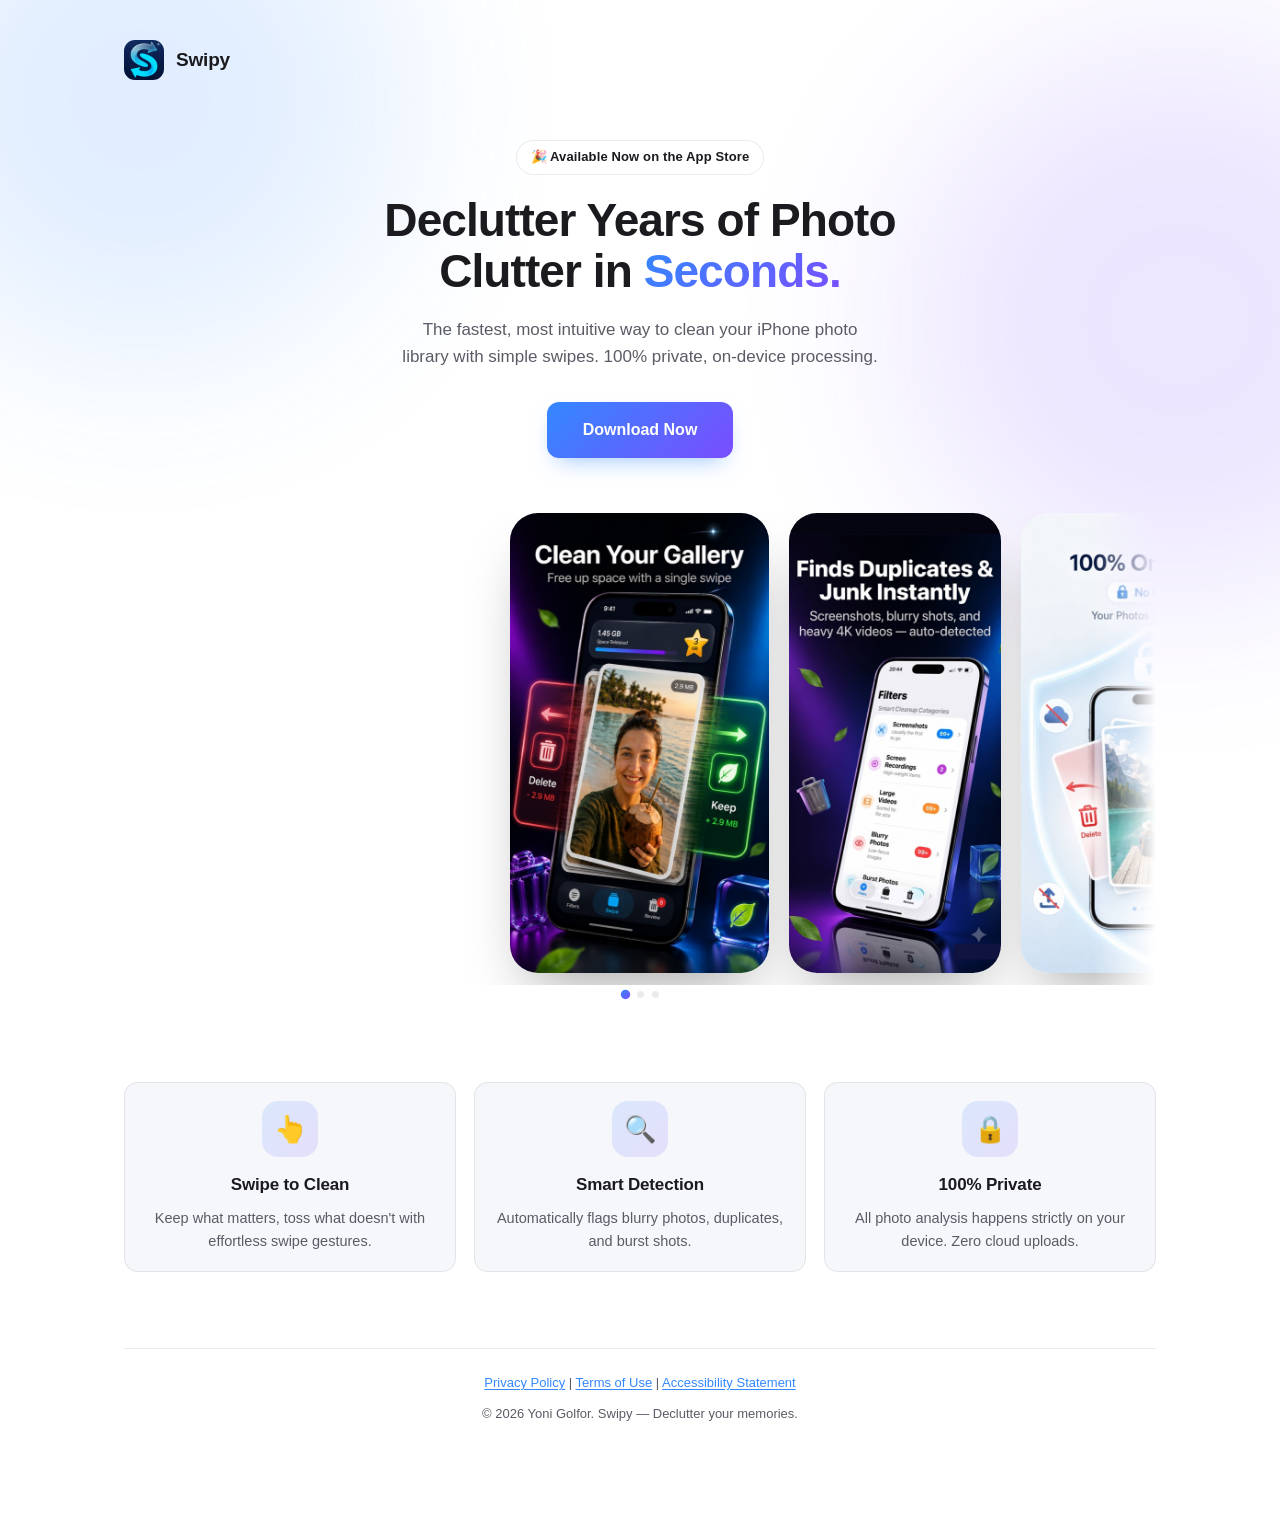
<file: docs/index.html>
<!doctype html>
<html lang="en">
<head>
<meta charset="utf-8">
<meta name="viewport" content="width=device-width, initial-scale=1">
<title>Swipy - Declutter your memories</title>
<meta name="description" content="The fastest, most intuitive way to clean your iPhone photo library with simple swipes. 100% private, on-device processing.">
<meta property="og:type" content="website">
<meta property="og:url" content="https://swipy-app.netlify.app/">
<meta property="og:title" content="Swipy — Declutter Years of Photo Clutter in Seconds">
<meta property="og:description" content="The fastest, most intuitive way to clean your iPhone photo library with simple swipes. 100% private, on-device processing.">
<meta property="og:image" content="https://swipy-app.netlify.app/og-image.jpg">
<meta name="twitter:card" content="summary_large_image">
<meta name="twitter:title" content="Swipy — Declutter Years of Photo Clutter in Seconds">
<meta name="twitter:description" content="The fastest, most intuitive way to clean your iPhone photo library with simple swipes. 100% private, on-device processing.">
<meta name="twitter:image" content="https://swipy-app.netlify.app/og-image.jpg">
<link rel="icon" type="image/png" href="app-icon.png">
<link rel="apple-touch-icon" href="app-icon.png">
<link rel="stylesheet" href="style.css">
</head>
<body>
<div class="bg-glow" aria-hidden="true"><span class="glow-a"></span><span class="glow-b"></span></div>
<div class="wrap wrap--landing">

  <div class="brand">
    <img class="mark" src="app-icon.png" alt="Swipy app icon">
    <div class="name">Swipy</div>
  </div>

  <main>
    <section class="hero">
      <p class="hero-eyebrow">🎉 Available Now on the App Store</p>
      <h1 class="hero-title">Declutter Years of Photo Clutter in <span class="grad-text">Seconds.</span></h1>
      <p class="hero-sub">The fastest, most intuitive way to clean your iPhone photo library with simple swipes. 100% private, on-device processing.</p>

      <a class="btn-download" href="https://apps.apple.com/il/app/swipy-photo-video-cleaner/id6772767520" target="_blank" rel="noopener">Download Now</a>
    </section>

    <section class="screens-showcase reveal">
      <div class="screens-carousel">
        <div class="screen-slide"><img src="screenshots/clean-gallery.jpg" alt="Swipy's swipe stack — swipe to keep or delete photos and free up storage." width="562" height="1000" loading="lazy"></div>
        <div class="screen-slide"><img src="screenshots/smart-detection.jpg" alt="Swipy's Smart Filters screen — screenshots, screen recordings, large videos, and blurry photos auto-detected." width="621" height="1344" loading="lazy"></div>
        <div class="screen-slide"><img src="screenshots/on-device-privacy.jpg" alt="Swipy processes all photo analysis on-device — no cloud, no uploads." width="450" height="800" loading="lazy"></div>
      </div>
      <div class="carousel-dots" aria-hidden="true">
        <span class="dot is-active"></span>
        <span class="dot"></span>
        <span class="dot"></span>
      </div>
    </section>

    <section class="features reveal">
      <div class="card feature-card">
        <div class="feature-icon">👆</div>
        <h3>Swipe to Clean</h3>
        <p>Keep what matters, toss what doesn't with effortless swipe gestures.</p>
      </div>
      <div class="card feature-card">
        <div class="feature-icon">🔍</div>
        <h3>Smart Detection</h3>
        <p>Automatically flags blurry photos, duplicates, and burst shots.</p>
      </div>
      <div class="card feature-card">
        <div class="feature-icon">🔒</div>
        <h3>100% Private</h3>
        <p>All photo analysis happens strictly on your device. Zero cloud uploads.</p>
      </div>
    </section>
  </main>

  <footer>
    <p class="footer-links"><a href="privacy-policy.html">Privacy Policy</a> | <a href="terms-of-use.html">Terms of Use</a> | <a href="accessibility.html">Accessibility Statement</a></p>
    © 2026 Yoni Golfor. Swipy — Declutter your memories.
  </footer>
</div>

<script>
  (function () {
    var reveals = document.querySelectorAll('.reveal');
    if (!reveals.length) return;
    if (!('IntersectionObserver' in window)) {
      reveals.forEach(function (el) { el.classList.add('is-visible'); });
      return;
    }
    var revealIO = new IntersectionObserver(function (entries) {
      entries.forEach(function (entry) {
        if (entry.isIntersecting) {
          entry.target.classList.add('is-visible');
          revealIO.unobserve(entry.target);
        }
      });
    }, { threshold: 0.15 });
    reveals.forEach(function (el) { revealIO.observe(el); });
  })();

  (function () {
    var carousel = document.querySelector('.screens-carousel');
    var dots = document.querySelectorAll('.carousel-dots .dot');
    var slides = document.querySelectorAll('.screen-slide');
    if (!carousel || !dots.length || !slides.length) return;

    var ticking = false;
    function updateActiveDot() {
      var center = carousel.scrollLeft + carousel.clientWidth / 2;
      var closest = 0;
      var closestDist = Infinity;
      slides.forEach(function (slide, i) {
        var slideCenter = slide.offsetLeft + slide.offsetWidth / 2;
        var dist = Math.abs(slideCenter - center);
        if (dist < closestDist) { closestDist = dist; closest = i; }
      });
      dots.forEach(function (d, i) { d.classList.toggle('is-active', i === closest); });
      ticking = false;
    }

    carousel.addEventListener('scroll', function () {
      if (!ticking) {
        requestAnimationFrame(updateActiveDot);
        ticking = true;
      }
    }, { passive: true });

    updateActiveDot();
  })();
</script>
</body>
</html>
</file>
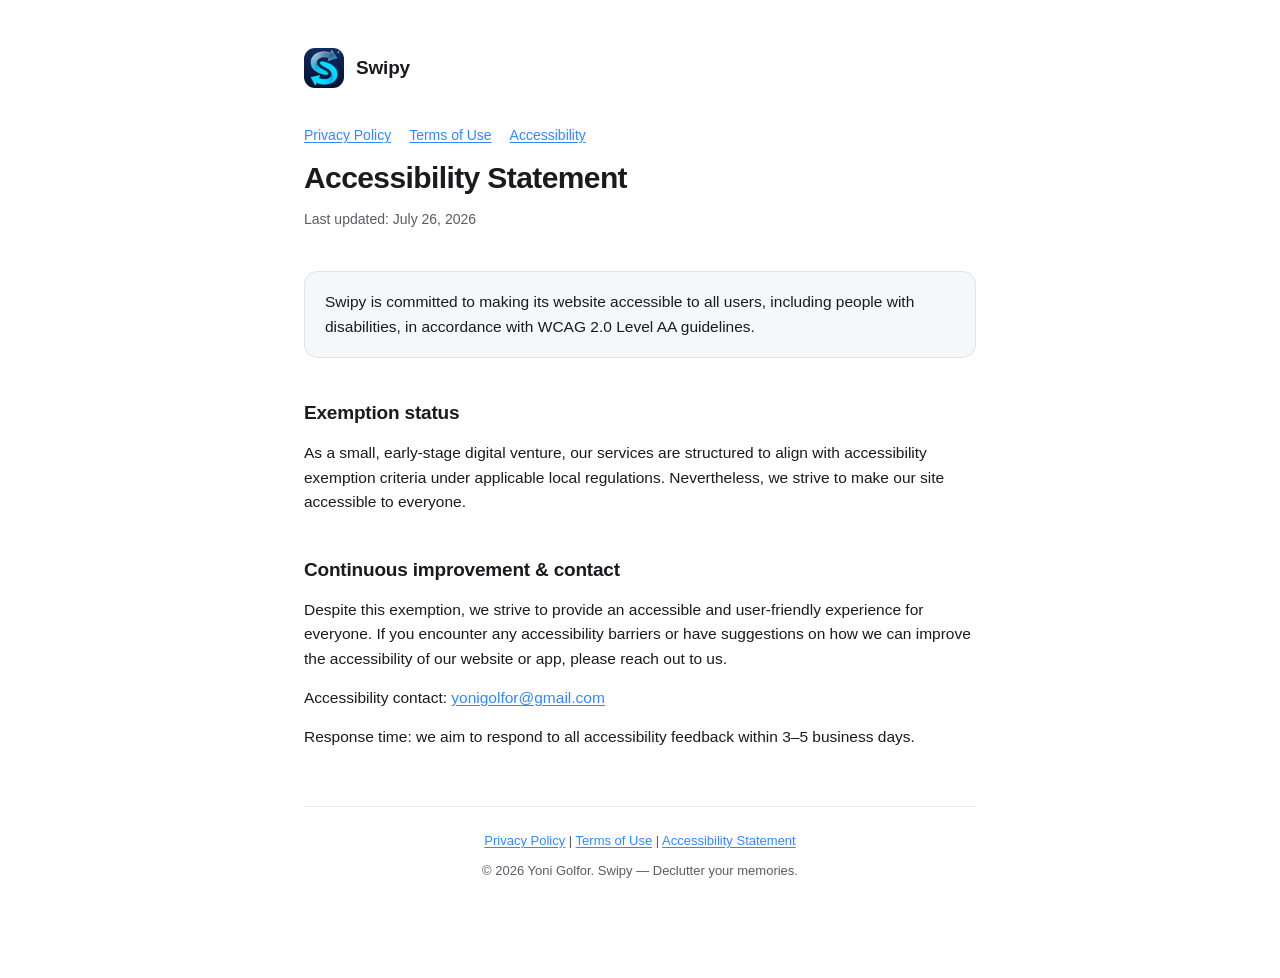
<file: docs/accessibility.html>
<!doctype html>
<html lang="en">
<head>
<meta charset="utf-8">
<meta name="viewport" content="width=device-width, initial-scale=1">
<title>Accessibility Statement — Swipy</title>
<meta property="og:type" content="website">
<meta property="og:url" content="https://swipy-app.netlify.app/accessibility.html">
<meta property="og:title" content="Accessibility Statement — Swipy">
<meta property="og:description" content="Swipy's commitment to accessibility.">
<meta property="og:image" content="https://swipy-app.netlify.app/og-image.jpg">
<link rel="icon" type="image/png" href="app-icon.png">
<link rel="apple-touch-icon" href="app-icon.png">
<link rel="stylesheet" href="style.css">
</head>
<body>
<div class="wrap">
  <div class="brand">
    <img class="mark" src="app-icon.png" alt="Swipy app icon">
    <div class="name">Swipy</div>
  </div>

  <nav class="nav" aria-label="Legal pages">
    <a href="privacy-policy.html">Privacy Policy</a>
    <a href="terms-of-use.html">Terms of Use</a>
    <a href="accessibility.html">Accessibility</a>
  </nav>

  <main>
  <h1>Accessibility Statement</h1>
  <p class="updated">Last updated: July 26, 2026</p>

  <div class="card">
    <p>Swipy is committed to making its website accessible to all users, including people with disabilities, in accordance with WCAG 2.0 Level AA guidelines.</p>
  </div>

  <h2>Exemption status</h2>
  <p>As a small, early-stage digital venture, our services are structured to align with accessibility exemption criteria under applicable local regulations. Nevertheless, we strive to make our site accessible to everyone.</p>

  <h2>Continuous improvement & contact</h2>
  <p>Despite this exemption, we strive to provide an accessible and user-friendly experience for everyone. If you encounter any accessibility barriers or have suggestions on how we can improve the accessibility of our website or app, please reach out to us.</p>
  <p>Accessibility contact: <a id="contact-email" href="#">this address</a></p>
  <noscript><p>Email: yonigolfor@gmail.com</p></noscript>
  <p>Response time: we aim to respond to all accessibility feedback within 3–5 business days.</p>
  </main>

  <footer>
    <p class="footer-links"><a href="privacy-policy.html">Privacy Policy</a> | <a href="terms-of-use.html">Terms of Use</a> | <a href="accessibility.html">Accessibility Statement</a></p>
    © 2026 Yoni Golfor. Swipy — Declutter your memories.
  </footer>
</div>

<script>
  // TODO: swap to a dedicated app support inbox once created — currently the founder's personal email.
  (function () {
    var user = "yonigolfor", domain = "gmail.com";
    var el = document.getElementById("contact-email");
    if (el) {
      el.href = "mailto:" + user + "@" + domain;
      el.textContent = user + "@" + domain;
    }
  })();
</script>
</body>
</html>
</file>
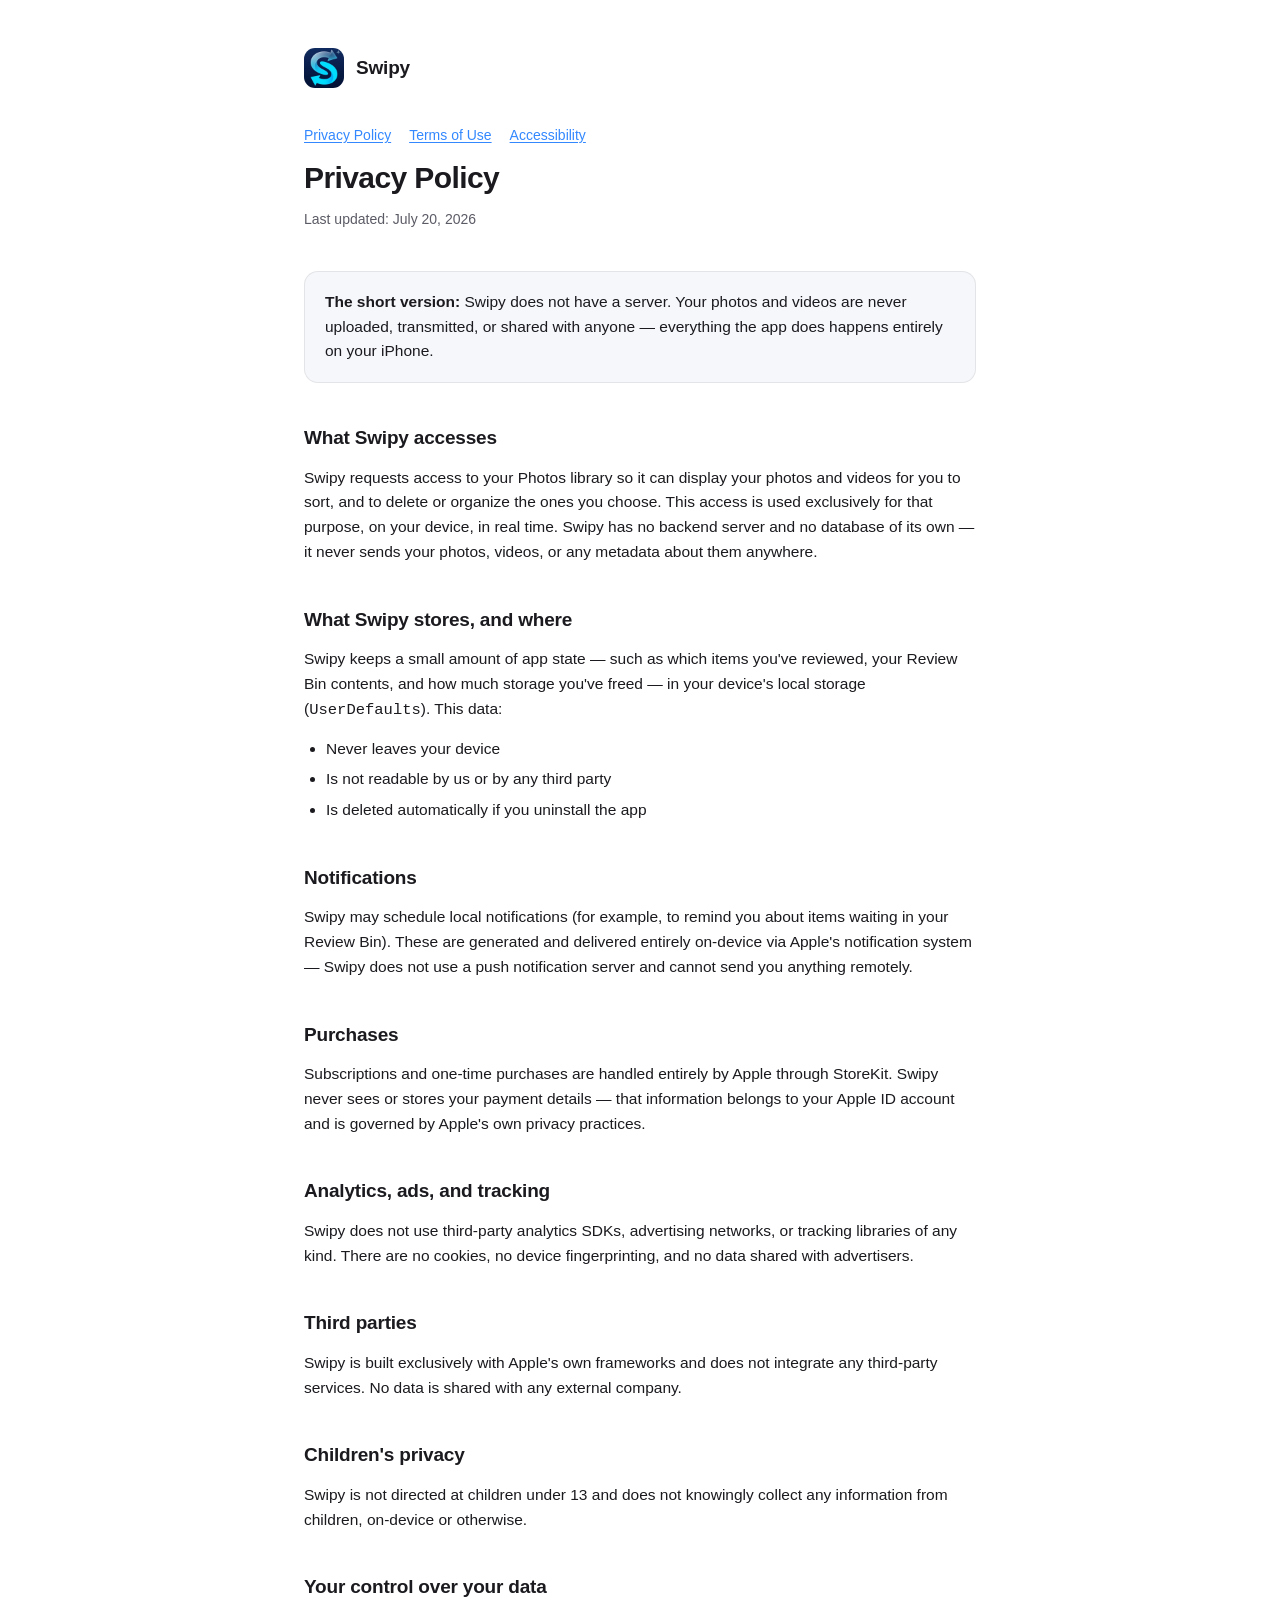
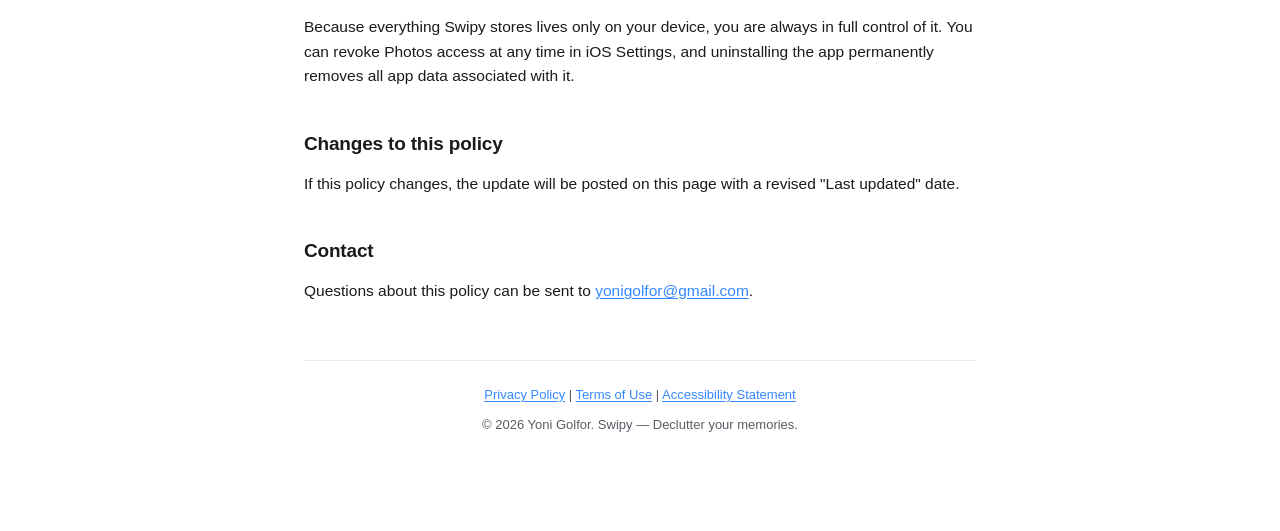
<file: docs/privacy-policy.html>
<!doctype html>
<html lang="en">
<head>
<meta charset="utf-8">
<meta name="viewport" content="width=device-width, initial-scale=1">
<title>Privacy Policy — Swipy</title>
<meta property="og:type" content="website">
<meta property="og:url" content="https://swipy-app.netlify.app/privacy-policy.html">
<meta property="og:title" content="Privacy Policy — Swipy">
<meta property="og:description" content="Swipy does not have a server. Your photos and videos are never uploaded, transmitted, or shared with anyone.">
<meta property="og:image" content="https://swipy-app.netlify.app/og-image.jpg">
<link rel="icon" type="image/png" href="app-icon.png">
<link rel="apple-touch-icon" href="app-icon.png">
<link rel="stylesheet" href="style.css">
</head>
<body>
<div class="wrap">
  <div class="brand">
    <img class="mark" src="app-icon.png" alt="Swipy app icon">
    <div class="name">Swipy</div>
  </div>

  <nav class="nav" aria-label="Legal pages">
    <a href="privacy-policy.html">Privacy Policy</a>
    <a href="terms-of-use.html">Terms of Use</a>
    <a href="accessibility.html">Accessibility</a>
  </nav>

  <main>
  <h1>Privacy Policy</h1>
  <p class="updated">Last updated: July 20, 2026</p>

  <div class="card">
    <p><strong>The short version:</strong> Swipy does not have a server. Your photos and videos are never uploaded, transmitted, or shared with anyone — everything the app does happens entirely on your iPhone.</p>
  </div>

  <h2>What Swipy accesses</h2>
  <p>Swipy requests access to your Photos library so it can display your photos and videos for you to sort, and to delete or organize the ones you choose. This access is used exclusively for that purpose, on your device, in real time. Swipy has no backend server and no database of its own — it never sends your photos, videos, or any metadata about them anywhere.</p>

  <h2>What Swipy stores, and where</h2>
  <p>Swipy keeps a small amount of app state — such as which items you've reviewed, your Review Bin contents, and how much storage you've freed — in your device's local storage (<code>UserDefaults</code>). This data:</p>
  <ul>
    <li>Never leaves your device</li>
    <li>Is not readable by us or by any third party</li>
    <li>Is deleted automatically if you uninstall the app</li>
  </ul>

  <h2>Notifications</h2>
  <p>Swipy may schedule local notifications (for example, to remind you about items waiting in your Review Bin). These are generated and delivered entirely on-device via Apple's notification system — Swipy does not use a push notification server and cannot send you anything remotely.</p>

  <h2>Purchases</h2>
  <p>Subscriptions and one-time purchases are handled entirely by Apple through StoreKit. Swipy never sees or stores your payment details — that information belongs to your Apple ID account and is governed by Apple's own privacy practices.</p>

  <h2>Analytics, ads, and tracking</h2>
  <p>Swipy does not use third-party analytics SDKs, advertising networks, or tracking libraries of any kind. There are no cookies, no device fingerprinting, and no data shared with advertisers.</p>

  <h2>Third parties</h2>
  <p>Swipy is built exclusively with Apple's own frameworks and does not integrate any third-party services. No data is shared with any external company.</p>

  <h2>Children's privacy</h2>
  <p>Swipy is not directed at children under 13 and does not knowingly collect any information from children, on-device or otherwise.</p>

  <h2>Your control over your data</h2>
  <p>Because everything Swipy stores lives only on your device, you are always in full control of it. You can revoke Photos access at any time in iOS Settings, and uninstalling the app permanently removes all app data associated with it.</p>

  <h2>Changes to this policy</h2>
  <p>If this policy changes, the update will be posted on this page with a revised "Last updated" date.</p>

  <h2>Contact</h2>
  <p>Questions about this policy can be sent to <a id="contact-email" href="#">this address</a>.</p>
  <noscript><p>Email: yonigolfor@gmail.com</p></noscript>
  </main>

  <footer>
    <p class="footer-links"><a href="privacy-policy.html">Privacy Policy</a> | <a href="terms-of-use.html">Terms of Use</a> | <a href="accessibility.html">Accessibility Statement</a></p>
    © 2026 Yoni Golfor. Swipy — Declutter your memories.
  </footer>
</div>

<script>
  // TODO: swap to a dedicated app support inbox once created — currently the founder's personal email.
  (function () {
    var user = "yonigolfor", domain = "gmail.com";
    var el = document.getElementById("contact-email");
    if (el) {
      el.href = "mailto:" + user + "@" + domain;
      el.textContent = user + "@" + domain;
    }
  })();
</script>
</body>
</html>
</file>
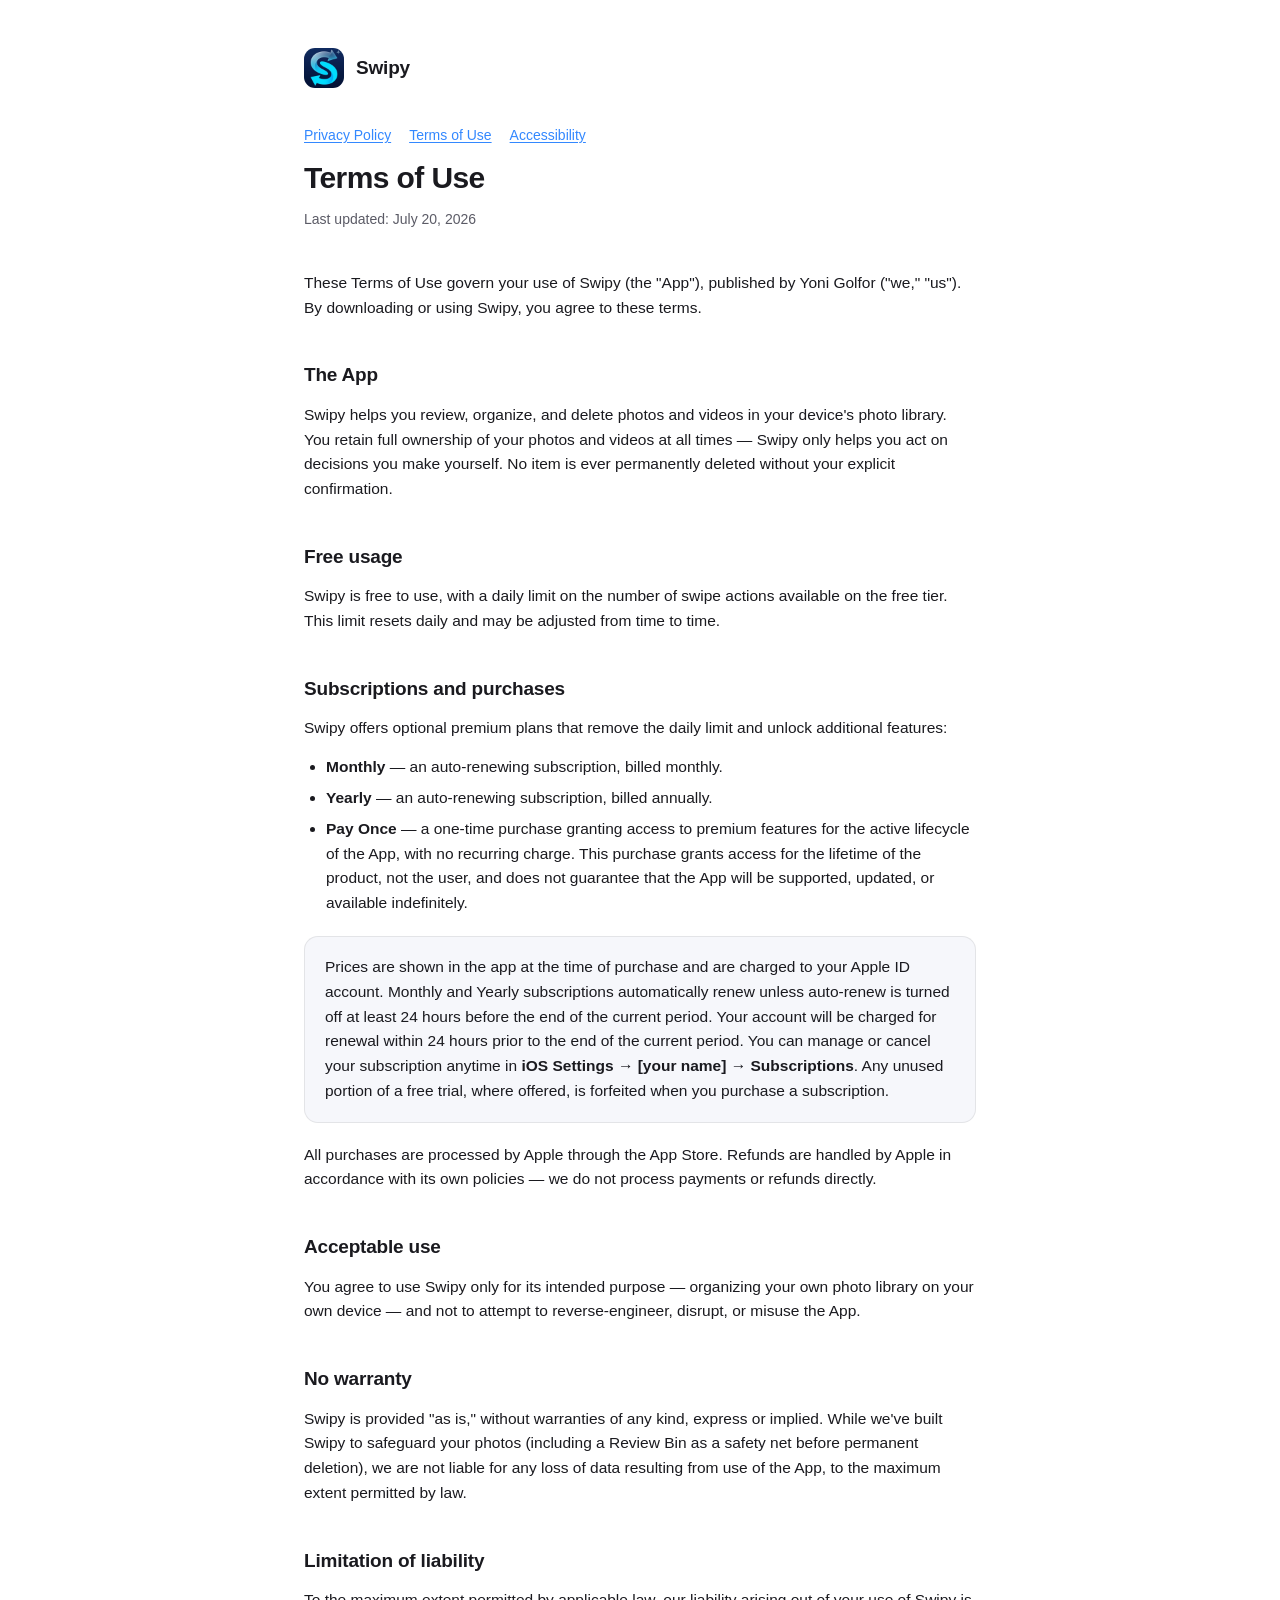
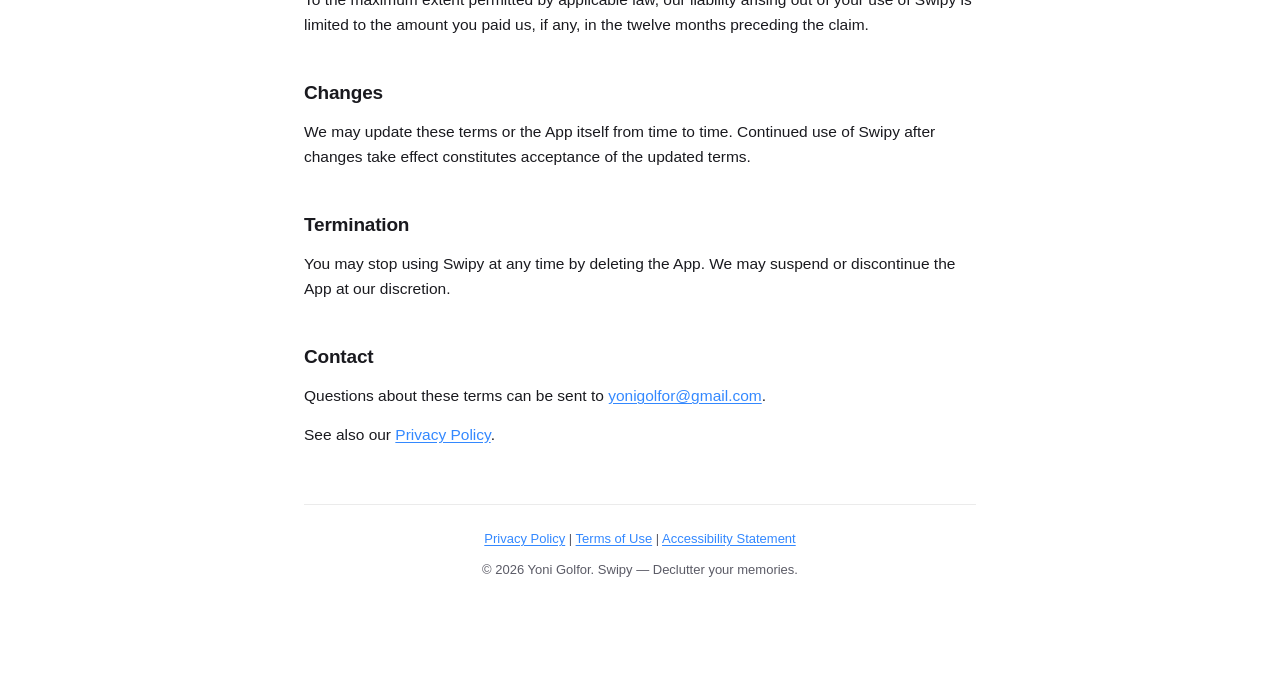
<file: docs/terms-of-use.html>
<!doctype html>
<html lang="en">
<head>
<meta charset="utf-8">
<meta name="viewport" content="width=device-width, initial-scale=1">
<title>Terms of Use — Swipy</title>
<meta property="og:type" content="website">
<meta property="og:url" content="https://swipy-app.netlify.app/terms-of-use.html">
<meta property="og:title" content="Terms of Use — Swipy">
<meta property="og:description" content="The terms that govern your use of Swipy.">
<meta property="og:image" content="https://swipy-app.netlify.app/og-image.jpg">
<link rel="icon" type="image/png" href="app-icon.png">
<link rel="apple-touch-icon" href="app-icon.png">
<link rel="stylesheet" href="style.css">
</head>
<body>
<div class="wrap">
  <div class="brand">
    <img class="mark" src="app-icon.png" alt="Swipy app icon">
    <div class="name">Swipy</div>
  </div>

  <nav class="nav" aria-label="Legal pages">
    <a href="privacy-policy.html">Privacy Policy</a>
    <a href="terms-of-use.html">Terms of Use</a>
    <a href="accessibility.html">Accessibility</a>
  </nav>

  <main>
  <h1>Terms of Use</h1>
  <p class="updated">Last updated: July 20, 2026</p>

  <p>These Terms of Use govern your use of Swipy (the "App"), published by Yoni Golfor ("we," "us"). By downloading or using Swipy, you agree to these terms.</p>

  <h2>The App</h2>
  <p>Swipy helps you review, organize, and delete photos and videos in your device's photo library. You retain full ownership of your photos and videos at all times — Swipy only helps you act on decisions you make yourself. No item is ever permanently deleted without your explicit confirmation.</p>

  <h2>Free usage</h2>
  <p>Swipy is free to use, with a daily limit on the number of swipe actions available on the free tier. This limit resets daily and may be adjusted from time to time.</p>

  <h2>Subscriptions and purchases</h2>
  <p>Swipy offers optional premium plans that remove the daily limit and unlock additional features:</p>
  <ul>
    <li><strong>Monthly</strong> — an auto-renewing subscription, billed monthly.</li>
    <li><strong>Yearly</strong> — an auto-renewing subscription, billed annually.</li>
    <li><strong>Pay Once</strong> — a one-time purchase granting access to premium features for the active lifecycle of the App, with no recurring charge. This purchase grants access for the lifetime of the product, not the user, and does not guarantee that the App will be supported, updated, or available indefinitely.</li>
  </ul>
  <div class="card">
    <p>Prices are shown in the app at the time of purchase and are charged to your Apple ID account. Monthly and Yearly subscriptions automatically renew unless auto-renew is turned off at least 24 hours before the end of the current period. Your account will be charged for renewal within 24 hours prior to the end of the current period. You can manage or cancel your subscription anytime in <strong>iOS Settings → [your name] → Subscriptions</strong>. Any unused portion of a free trial, where offered, is forfeited when you purchase a subscription.</p>
  </div>
  <p>All purchases are processed by Apple through the App Store. Refunds are handled by Apple in accordance with its own policies — we do not process payments or refunds directly.</p>

  <h2>Acceptable use</h2>
  <p>You agree to use Swipy only for its intended purpose — organizing your own photo library on your own device — and not to attempt to reverse-engineer, disrupt, or misuse the App.</p>

  <h2>No warranty</h2>
  <p>Swipy is provided "as is," without warranties of any kind, express or implied. While we've built Swipy to safeguard your photos (including a Review Bin as a safety net before permanent deletion), we are not liable for any loss of data resulting from use of the App, to the maximum extent permitted by law.</p>

  <h2>Limitation of liability</h2>
  <p>To the maximum extent permitted by applicable law, our liability arising out of your use of Swipy is limited to the amount you paid us, if any, in the twelve months preceding the claim.</p>

  <h2>Changes</h2>
  <p>We may update these terms or the App itself from time to time. Continued use of Swipy after changes take effect constitutes acceptance of the updated terms.</p>

  <h2>Termination</h2>
  <p>You may stop using Swipy at any time by deleting the App. We may suspend or discontinue the App at our discretion.</p>

  <h2>Contact</h2>
  <p>Questions about these terms can be sent to <a id="contact-email" href="#">this address</a>.</p>
  <noscript><p>Email: yonigolfor@gmail.com</p></noscript>

  <p>See also our <a href="privacy-policy.html">Privacy Policy</a>.</p>
  </main>

  <footer>
    <p class="footer-links"><a href="privacy-policy.html">Privacy Policy</a> | <a href="terms-of-use.html">Terms of Use</a> | <a href="accessibility.html">Accessibility Statement</a></p>
    © 2026 Yoni Golfor. Swipy — Declutter your memories.
  </footer>
</div>

<script>
  // TODO: swap to a dedicated app support inbox once created — currently the founder's personal email.
  (function () {
    var user = "yonigolfor", domain = "gmail.com";
    var el = document.getElementById("contact-email");
    if (el) {
      el.href = "mailto:" + user + "@" + domain;
      el.textContent = user + "@" + domain;
    }
  })();
</script>
</body>
</html>
</file>
<file: docs/style.css>
:root {
  color-scheme: light dark;
  --bg: #ffffff;
  --fg: #1a1a1f;
  --fg-muted: #5b5b66;
  --accent-1: #3388ff;
  --accent-2: #7a4dff;
  --card-bg: #f6f7fb;
  --border: rgba(0, 0, 0, 0.08);
  --swipe-green: #33cc66;
  --swipe-red: #f24d4d;
  --swipe-blue: #408cf2;
  --glow-opacity: 0.14;
  --pill-bg: rgba(255, 255, 255, 0.7);
}

@media (prefers-color-scheme: dark) {
  :root {
    --bg: #1a1a1f;
    --fg: #f2f2f5;
    --fg-muted: #a5a5b0;
    --card-bg: #24242b;
    --border: rgba(255, 255, 255, 0.10);
    --glow-opacity: 0.35;
    --pill-bg: rgba(255, 255, 255, 0.06);
  }
}

* { box-sizing: border-box; }

body {
  margin: 0;
  background: var(--bg);
  color: var(--fg);
  font-family: -apple-system, BlinkMacSystemFont, "SF Pro Text", "Segoe UI", Roboto, sans-serif;
  line-height: 1.6;
  -webkit-font-smoothing: antialiased;
  overflow-x: hidden;
}

.bg-glow {
  position: fixed;
  inset: 0;
  z-index: -1;
  overflow: hidden;
  pointer-events: none;
}

.bg-glow span {
  position: absolute;
  border-radius: 50%;
  filter: blur(90px);
  opacity: var(--glow-opacity);
  animation: glow-float 22s ease-in-out infinite alternate;
}

.bg-glow .glow-a {
  width: 520px;
  height: 520px;
  top: -160px;
  left: -120px;
  background: var(--accent-1);
}

.bg-glow .glow-b {
  width: 560px;
  height: 560px;
  top: 40px;
  right: -180px;
  background: var(--accent-2);
  animation-delay: -11s;
}

@keyframes glow-float {
  0% { transform: translate(0, 0) scale(1); }
  100% { transform: translate(30px, 40px) scale(1.08); }
}

@media (prefers-reduced-motion: reduce) {
  .bg-glow span { animation: none; }
}

.wrap {
  max-width: 720px;
  margin: 0 auto;
  padding: 48px 24px 96px;
}

.brand {
  display: flex;
  align-items: center;
  gap: 12px;
  margin-bottom: 36px;
}

.brand .mark {
  width: 40px;
  height: 40px;
  border-radius: 11px;
  display: block;
  object-fit: cover;
  flex-shrink: 0;
}

.brand .name {
  font-weight: 700;
  font-size: 19px;
  letter-spacing: -0.01em;
}

h1 {
  font-size: 30px;
  font-weight: 800;
  letter-spacing: -0.02em;
  margin: 0 0 6px;
}

.updated {
  color: var(--fg-muted);
  font-size: 14px;
  margin-bottom: 40px;
}

h2 {
  font-size: 19px;
  font-weight: 700;
  margin: 40px 0 12px;
  letter-spacing: -0.01em;
}

p, li { color: var(--fg); font-size: 15.5px; }
p { margin: 0 0 14px; }
ul { margin: 0 0 14px; padding-left: 22px; }
li { margin-bottom: 6px; }

.card {
  background: var(--card-bg);
  border: 1px solid var(--border);
  border-radius: 14px;
  padding: 18px 20px;
  margin: 20px 0;
}

.card p:last-child { margin-bottom: 0; }

a { color: var(--accent-1); text-decoration: underline; text-underline-offset: 2px; }
a:hover { opacity: 0.8; }

.nav {
  display: flex;
  gap: 18px;
  margin-bottom: 8px;
  font-size: 14px;
}

footer {
  margin-top: 56px;
  padding-top: 24px;
  border-top: 1px solid var(--border);
  color: var(--fg-muted);
  font-size: 13px;
  text-align: center;
}

.footer-links {
  margin: 0 0 10px;
  font-size: 13px;
  color: var(--fg-muted);
}

/* ---------- Landing page ---------- */

.wrap--landing {
  max-width: 1080px;
  padding-top: 40px;
}

.hero {
  max-width: 620px;
  margin: 0 auto;
  padding: 24px 0 8px;
  text-align: center;
}

.hero-eyebrow {
  display: inline-flex;
  align-items: center;
  gap: 6px;
  padding: 6px 14px;
  margin: 0 0 20px;
  font-size: 13px;
  font-weight: 600;
  letter-spacing: 0.01em;
  color: var(--fg);
  background: var(--pill-bg);
  border: 1px solid var(--border);
  border-radius: 999px;
  backdrop-filter: blur(8px);
  -webkit-backdrop-filter: blur(8px);
}

.hero-title {
  font-size: clamp(30px, 5.5vw, 46px);
  font-weight: 800;
  letter-spacing: -0.02em;
  line-height: 1.12;
  margin: 0 0 18px;
}

.grad-text {
  background: linear-gradient(135deg, var(--accent-1), var(--accent-2));
  -webkit-background-clip: text;
  background-clip: text;
  color: transparent;
}

.hero-sub {
  font-size: 17px;
  color: var(--fg-muted);
  max-width: 480px;
  margin: 0 auto 32px;
}

.btn-download {
  position: relative;
  overflow: hidden;
  display: inline-block;
  padding: 15px 36px;
  font-size: 16px;
  font-weight: 700;
  color: #fff;
  text-decoration: none;
  background: linear-gradient(135deg, var(--accent-1), var(--accent-2));
  border-radius: 12px;
  box-shadow: 0 10px 24px -10px rgba(51, 136, 255, 0.55);
  transition: transform 0.2s ease, box-shadow 0.2s ease;
}

.btn-download::before {
  content: "";
  position: absolute;
  top: 0;
  left: -60%;
  width: 40%;
  height: 100%;
  background: linear-gradient(120deg, transparent, rgba(255, 255, 255, 0.35), transparent);
  transform: skewX(-20deg);
  transition: left 0.6s ease;
}

.btn-download:hover::before { left: 130%; }

.btn-download:hover {
  opacity: 1;
  transform: translateY(-2px);
  box-shadow: 0 14px 30px -8px rgba(51, 136, 255, 0.65);
}

.btn-download:active { transform: translateY(0); }

/* Screenshot carousel — real app screens, swipeable via native scroll-snap */

.screens-showcase { padding: 40px 0 56px; }

.screens-carousel {
  display: flex;
  gap: 20px;
  overflow-x: auto;
  scroll-snap-type: x mandatory;
  padding: 0 calc(50% - 130px) 12px;
  -webkit-overflow-scrolling: touch;
  scrollbar-width: none;
  mask-image: linear-gradient(to right, transparent, black 6%, black 94%, transparent);
  -webkit-mask-image: linear-gradient(to right, transparent, black 6%, black 94%, transparent);
}

.screens-carousel::-webkit-scrollbar { display: none; }

.screen-slide {
  flex: 0 0 auto;
  scroll-snap-align: center;
}

.screen-slide img {
  display: block;
  height: 460px;
  width: auto;
  max-width: 80vw;
  border-radius: 28px;
  box-shadow: 0 30px 60px -20px rgba(0, 0, 0, 0.35);
}

.carousel-dots {
  display: flex;
  justify-content: center;
  gap: 8px;
  margin-top: 6px;
}

.carousel-dots .dot {
  width: 7px;
  height: 7px;
  border-radius: 50%;
  background: var(--border);
  transition: background 0.25s ease, transform 0.25s ease;
}

.carousel-dots .dot.is-active {
  background: linear-gradient(135deg, var(--accent-1), var(--accent-2));
  transform: scale(1.35);
}

/* Feature grid */

.features {
  display: grid;
  grid-template-columns: repeat(3, 1fr);
  gap: 18px;
  margin: 8px 0 48px;
}

.feature-card {
  text-align: center;
  transition: transform 0.25s ease, box-shadow 0.25s ease, border-color 0.25s ease;
}

.feature-card:hover {
  transform: translateY(-6px);
  box-shadow: 0 24px 40px -22px rgba(0, 0, 0, 0.4);
  border-color: var(--accent-1);
}

.feature-icon {
  display: flex;
  align-items: center;
  justify-content: center;
  width: 56px;
  height: 56px;
  margin: 0 auto 14px;
  border-radius: 16px;
  font-size: 26px;
  background: linear-gradient(135deg, rgba(51, 136, 255, 0.14), rgba(122, 77, 255, 0.14));
}

.feature-card h3 {
  font-size: 17px;
  font-weight: 700;
  margin: 0 0 8px;
  letter-spacing: -0.01em;
}

.feature-card p {
  font-size: 14.5px;
  color: var(--fg-muted);
  margin: 0;
}

.reveal {
  opacity: 0;
  transform: translateY(28px);
  transition: opacity 0.7s ease, transform 0.7s ease;
}

.reveal.is-visible {
  opacity: 1;
  transform: none;
}

@media (prefers-reduced-motion: reduce) {
  .reveal {
    transition: none;
    opacity: 1;
    transform: none;
  }
}

@media (max-width: 640px) {
  .wrap--landing { padding-top: 28px; }
  .btn-download { width: 100%; text-align: center; }
  .screen-slide img { height: 380px; }
  .screens-carousel { padding-left: calc(50% - 108px); padding-right: calc(50% - 108px); }
  .features { grid-template-columns: 1fr; }
}
</file>
